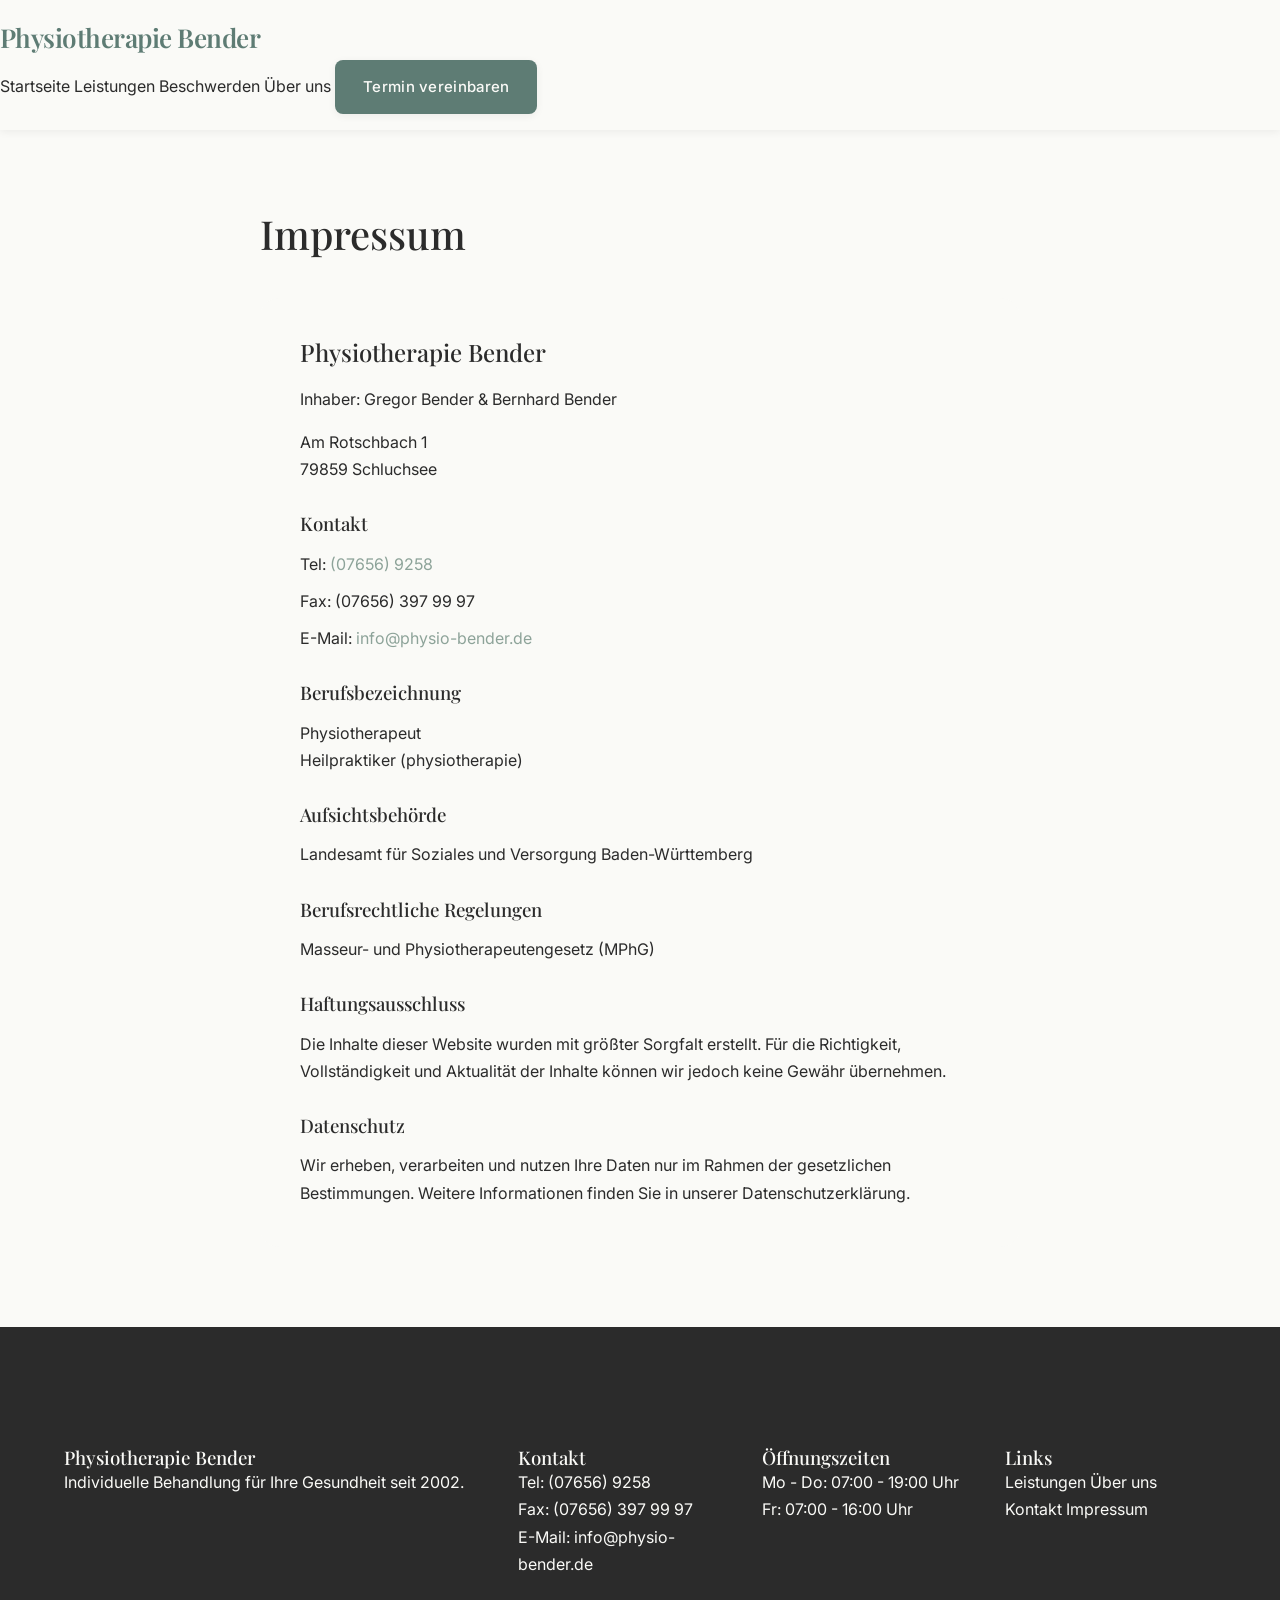
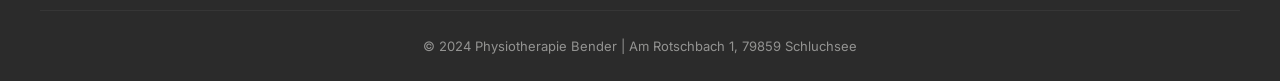
<file: impressum.html>
<!DOCTYPE html>
<html lang="de">
<head>
  <meta charset="UTF-8">
  <meta name="viewport" content="width=device-width, initial-scale=1.0">
  <title>Impressum - Physiotherapie Bender</title>
  <link rel="stylesheet" href="style.css">
  <link href="https://fonts.googleapis.com/css2?family=Inter:wght@300;400;500;600;700&family=Playfair+Display:wght@400;500;600;700&display=swap" rel="stylesheet">
  <style>
    :root { --font-heading: 'Playfair Display', serif; --font-body: 'Inter', sans-serif; }
    body { font-family: var(--font-body); }
    h1, h2, h3, h4, h5, h6 { font-family: var(--font-heading); }
  </style>
</head>
<body>

  <header class="header">
    <div class="header-inner">
      <a href="index.html" class="logo">Physiotherapie <span>Bender</span></a>
      <nav class="nav">
        <a href="index.html">Startseite</a>
        <a href="leistungen.html">Leistungen</a>
        <a href="beschwerden.html">Beschwerden</a>
        <a href="praxis.html">Über uns</a>
        <a href="kontakt.html" class="btn">Termin vereinbaren</a>
      </nav>
    </div>
  </header>

  <section style="padding: 80px 20px; max-width: 800px; margin: 0 auto;">
    <h1 style="font-size: 2.5rem; color: var(--anthrazit); margin-bottom: 40px; font-family: var(--font-heading);">Impressum</h1>
    
    <div style="background: var(--white-warm); padding: 40px; border-radius: 20px;">
      <h2 style="color: var(--anthrazit); margin-bottom: 20px;">Physiotherapie Bender</h2>
      <p style="color: var(--text-muted); margin-bottom: 15px;">Inhaber: Gregor Bender & Bernhard Bender</p>
      <p style="color: var(--text-muted); margin-bottom: 15px;">Am Rotschbach 1<br>79859 Schluchsee</p>
      
      <h3 style="color: var(--anthrazit); margin-top: 30px; margin-bottom: 15px;">Kontakt</h3>
      <p style="color: var(--text-muted); margin-bottom: 10px;">Tel: <a href="tel:076569258" style="color: var(--salbeigruen);">(07656) 9258</a></p>
      <p style="color: var(--text-muted); margin-bottom: 10px;">Fax: (07656) 397 99 97</p>
      <p style="color: var(--text-muted); margin-bottom: 10px;">E-Mail: <a href="mailto:info@physio-bender.de" style="color: var(--salbeigruen);">info@physio-bender.de</a></p>
      
      <h3 style="color: var(--anthrazit); margin-top: 30px; margin-bottom: 15px;">Berufsbezeichnung</h3>
      <p style="color: var(--text-muted);">Physiotherapeut</p>
      <p style="color: var(--text-muted);">Heilpraktiker (physiotherapie)</p>
      
      <h3 style="color: var(--anthrazit); margin-top: 30px; margin-bottom: 15px;">Aufsichtsbehörde</h3>
      <p style="color: var(--text-muted);">Landesamt für Soziales und Versorgung Baden-Württemberg</p>
      
      <h3 style="color: var(--anthrazit); margin-top: 30px; margin-bottom: 15px;">Berufsrechtliche Regelungen</h3>
      <p style="color: var(--text-muted);">Masseur- und Physiotherapeutengesetz (MPhG)</p>
      
      <h3 style="color: var(--anthrazit); margin-top: 30px; margin-bottom: 15px;">Haftungsausschluss</h3>
      <p style="color: var(--text-muted);">Die Inhalte dieser Website wurden mit größter Sorgfalt erstellt. Für die Richtigkeit, Vollständigkeit und Aktualität der Inhalte können wir jedoch keine Gewähr übernehmen.</p>
      
      <h3 style="color: var(--anthrazit); margin-top: 30px; margin-bottom: 15px;">Datenschutz</h3>
      <p style="color: var(--text-muted);">Wir erheben, verarbeiten und nutzen Ihre Daten nur im Rahmen der gesetzlichen Bestimmungen. Weitere Informationen finden Sie in unserer Datenschutzerklärung.</p>
    </div>
  </section>

  <footer class="footer">
    <div class="footer-grid container">
      <div>
        <h3>Physiotherapie Bender</h3>
        <p>Individuelle Behandlung für Ihre Gesundheit seit 2002.</p>
      </div>
      <div>
        <h3>Kontakt</h3>
        <p>Tel: (07656) 9258</p>
        <p>Fax: (07656) 397 99 97</p>
        <p>E-Mail: info@physio-bender.de</p>
      </div>
      <div>
        <h3>Öffnungszeiten</h3>
        <p>Mo - Do: 07:00 - 19:00 Uhr</p>
        <p>Fr: 07:00 - 16:00 Uhr</p>
      </div>
      <div>
        <h3>Links</h3>
        <a href="leistungen.html">Leistungen</a>
        <a href="praxis.html">Über uns</a>
        <a href="kontakt.html">Kontakt</a>
        <a href="impressum.html">Impressum</a>
      </div>
    </div>
    <div class="footer-bottom container">
      <p>© 2024 Physiotherapie Bender | Am Rotschbach 1, 79859 Schluchsee</p>
    </div>
  </footer>

</body>
</html>
</file>
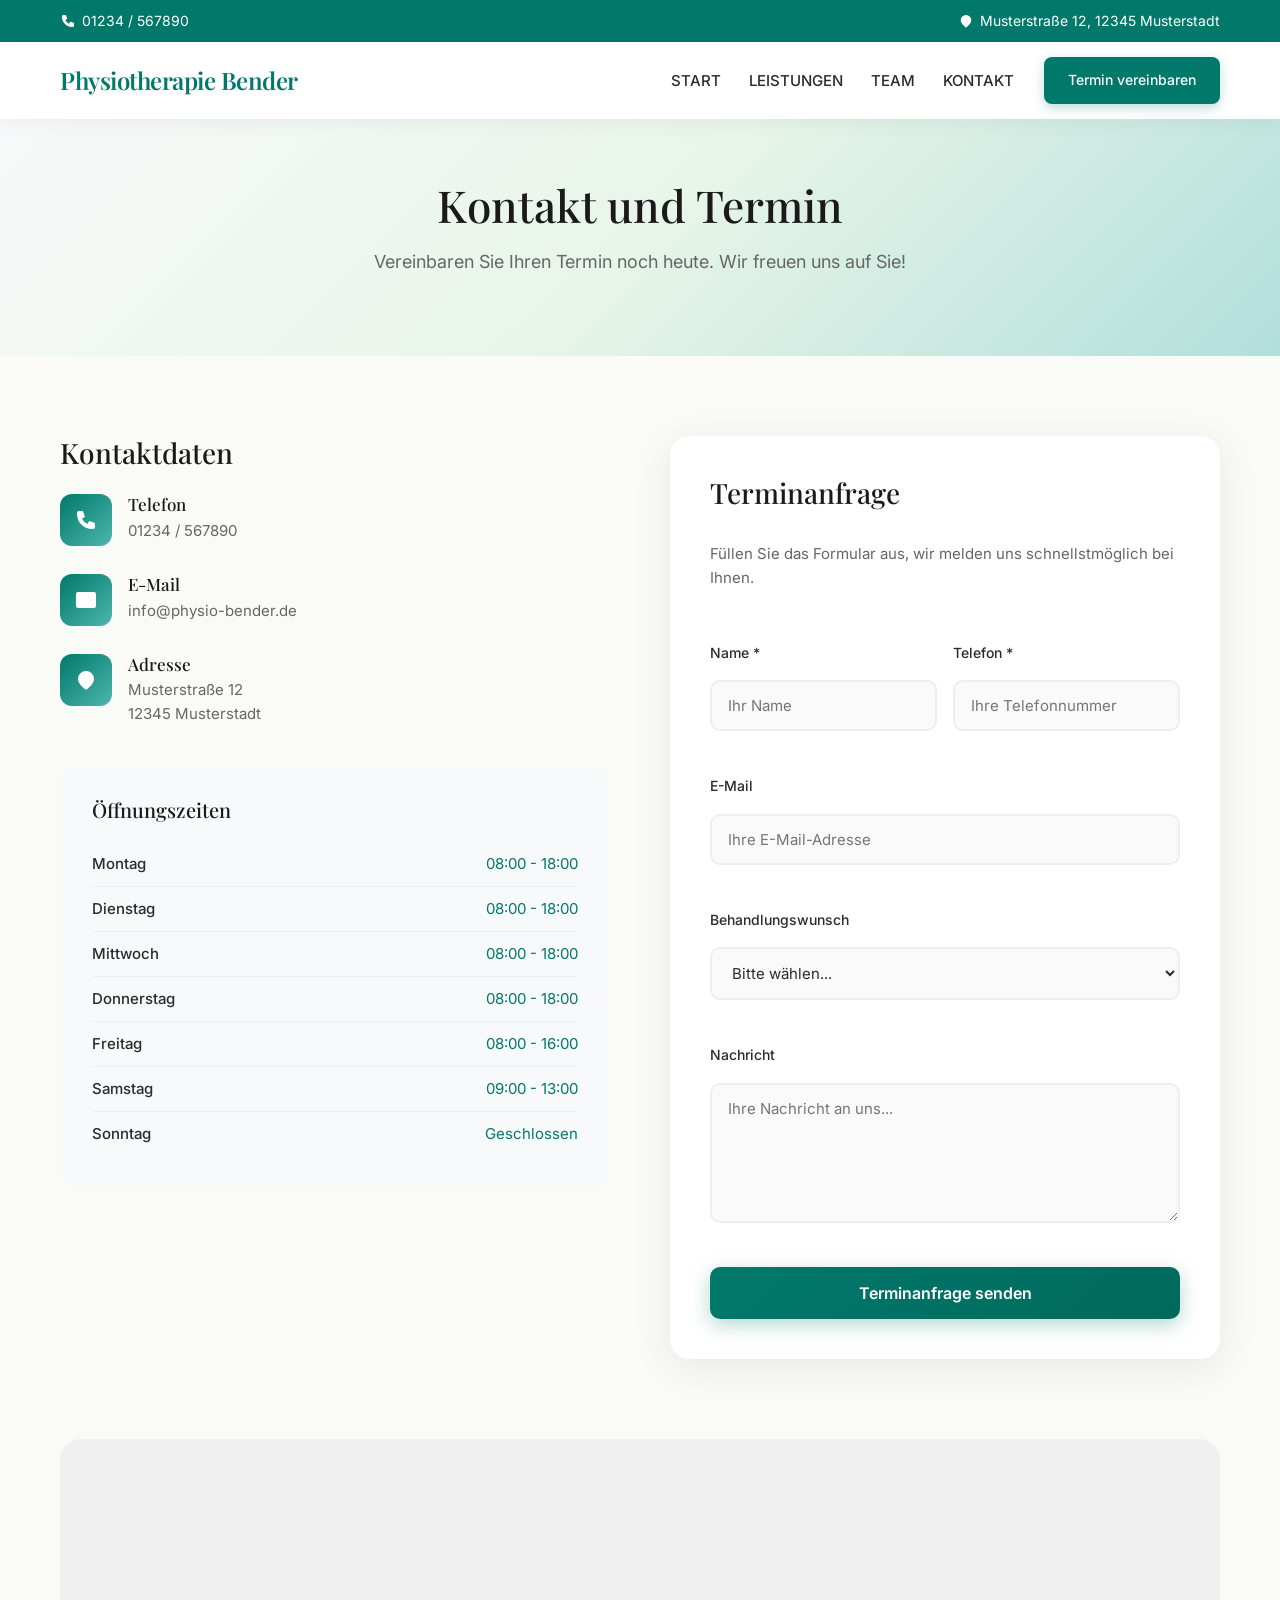
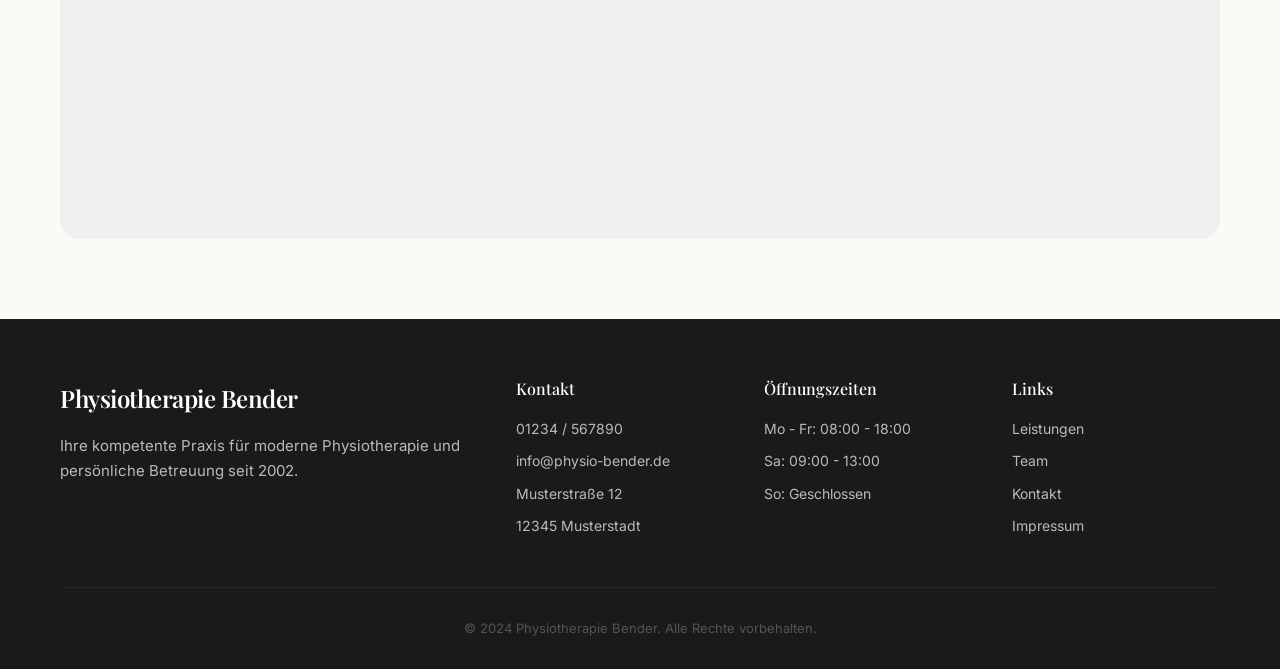
<file: kontakt.html>
<!DOCTYPE html>
<html lang="de">
<head>
  <meta charset="UTF-8">
  <meta name="viewport" content="width=device-width, initial-scale=1.0">
  <title>Kontakt & Termin - Physiotherapie Bender</title>
  <link rel="stylesheet" href="style.css">
  <link href="https://fonts.googleapis.com/css2?family=Inter:wght@300;400;500;600;700&family=Playfair+Display:wght@400;500;600;700&display=swap" rel="stylesheet">
  <style>
    :root {
      --primary: #00796B;
      --primary-dark: #00695C;
      --primary-light: #4DB6AC;
      --font-heading: 'Playfair Display', serif;
      --font-body: 'Inter', sans-serif;
    }
    
    * {
      margin: 0;
      padding: 0;
      box-sizing: border-box;
    }
    
    body {
      font-family: var(--font-body);
      color: #2B2B2B;
      line-height: 1.6;
    }
    
    .container {
      max-width: 1200px;
      margin: 0 auto;
      padding: 0 20px;
    }
    
    .top-bar {
      background-color: #00796B;
      color: white;
      padding: 10px 0;
      font-size: 0.875rem;
    }
    
    .top-bar .container {
      display: flex;
      justify-content: space-between;
      align-items: center;
      flex-wrap: wrap;
      gap: 10px;
    }
    
    .top-bar a {
      color: white;
      text-decoration: none;
      display: flex;
      align-items: center;
      gap: 6px;
    }
    
    .header {
      background: white;
      padding: 15px 0;
      position: sticky;
      top: 0;
      z-index: 100;
      box-shadow: 0 2px 20px rgba(0,0,0,0.06);
    }
    
    .header .container {
      display: flex;
      justify-content: space-between;
      align-items: center;
    }
    
    .logo {
      font-family: var(--font-heading);
      font-size: 1.5rem;
      font-weight: 600;
      color: #00796B;
      text-decoration: none;
    }
    
    .main-nav {
      display: flex;
      align-items: center;
      gap: 30px;
    }
    
    .nav-links {
      display: flex;
      gap: 28px;
    }
    
    .nav-links a {
      font-size: 0.9375rem;
      font-weight: 500;
      color: #2B2B2B;
      text-decoration: none;
      position: relative;
      transition: color 0.3s ease;
    }
    
    .nav-links a::after {
      content: '';
      position: absolute;
      bottom: -4px;
      left: 0;
      width: 0;
      height: 2px;
      background: #00796B;
      transition: width 0.3s ease;
    }
    
    .nav-links a:hover {
      color: #00796B;
    }
    
    .nav-links a:hover::after {
      width: 100%;
    }
    
    .btn-cta {
      background: #00796B;
      color: white;
      padding: 12px 24px;
      border-radius: 8px;
      font-weight: 500;
      font-size: 0.875rem;
      text-decoration: none;
      transition: all 0.3s ease;
      box-shadow: 0 4px 12px rgba(0,121,107,0.25);
    }
    
    .btn-cta:hover {
      background: #00695C;
      transform: translateY(-2px);
      box-shadow: 0 6px 20px rgba(0,121,107,0.35);
    }
    
    .page-header {
      background: linear-gradient(135deg, #f8f9fa 0%, #e8f5e9 50%, #b2dfdb 100%);
      padding: 60px 0 80px;
      text-align: center;
    }
    
    .page-header h1 {
      font-family: var(--font-heading);
      font-size: 2.75rem;
      color: #1a1a1a;
      margin-bottom: 16px;
    }
    
    .page-header p {
      font-size: 1.125rem;
      color: #666;
      max-width: 600px;
      margin: 0 auto;
    }
    
    .contact-section {
      padding: 80px 0;
    }
    
    .contact-grid {
      display: grid;
      grid-template-columns: 1fr 1fr;
      gap: 60px;
    }
    
    .contact-info h2 {
      font-family: var(--font-heading);
      font-size: 1.75rem;
      color: #1a1a1a;
      margin-bottom: 24px;
    }
    
    .contact-item {
      display: flex;
      gap: 16px;
      margin-bottom: 28px;
    }
    
    .contact-icon {
      width: 52px;
      height: 52px;
      background: linear-gradient(135deg, #00796B 0%, #4DB6AC 100%);
      border-radius: 12px;
      display: flex;
      align-items: center;
      justify-content: center;
      color: white;
      font-size: 1.25rem;
      flex-shrink: 0;
    }
    
    .contact-item h3 {
      font-family: var(--font-heading);
      font-size: 1.0625rem;
      color: #1a1a1a;
      margin-bottom: 4px;
    }
    
    .contact-item p, .contact-item a {
      font-size: 0.9375rem;
      color: #666;
      text-decoration: none;
      transition: color 0.3s ease;
    }
    
    .contact-item a:hover {
      color: #00796B;
    }
    
    .opening-hours {
      margin-top: 40px;
      padding: 32px;
      background: #f8f9fa;
      border-radius: 16px;
    }
    
    .opening-hours h3 {
      font-family: var(--font-heading);
      font-size: 1.25rem;
      color: #1a1a1a;
      margin-bottom: 20px;
    }
    
    .hours-list {
      list-style: none;
    }
    
    .hours-list li {
      display: flex;
      justify-content: space-between;
      padding: 10px 0;
      border-bottom: 1px solid #eee;
      font-size: 0.9375rem;
    }
    
    .hours-list li:last-child {
      border-bottom: none;
    }
    
    .hours-list .day {
      color: #2B2B2B;
      font-weight: 500;
    }
    
    .hours-list .time {
      color: #00796B;
    }
    
    .contact-form-wrapper {
      background: white;
      border-radius: 20px;
      padding: 40px;
      box-shadow: 0 8px 40px rgba(0,0,0,0.08);
    }
    
    .contact-form h2 {
      font-family: var(--font-heading);
      font-size: 1.75rem;
      color: #1a1a1a;
      margin-bottom: 8px;
    }
    
    .contact-form > p {
      font-size: 0.9375rem;
      color: #666;
      margin-bottom: 28px;
    }
    
    .form-group {
      margin-bottom: 20px;
    }
    
    .form-group label {
      display: block;
      font-size: 0.875rem;
      font-weight: 500;
      color: #2B2B2B;
      margin-bottom: 8px;
    }
    
    .form-group input,
    .form-group textarea,
    .form-group select {
      width: 100%;
      padding: 14px 16px;
      border: 2px solid #eee;
      border-radius: 10px;
      font-family: var(--font-body);
      font-size: 0.9375rem;
      color: #2B2B2B;
      transition: all 0.3s ease;
      background: #fafafa;
    }
    
    .form-group input:focus,
    .form-group textarea:focus,
    .form-group select:focus {
      outline: none;
      border-color: #00796B;
      background: white;
      box-shadow: 0 0 0 4px rgba(0,121,107,0.1);
    }
    
    .form-group textarea {
      min-height: 140px;
      resize: vertical;
    }
    
    .form-row {
      display: grid;
      grid-template-columns: 1fr 1fr;
      gap: 16px;
    }
    
    .btn-submit {
      width: 100%;
      padding: 16px 32px;
      background: linear-gradient(135deg, #00796B 0%, #00695C 100%);
      color: white;
      border: none;
      border-radius: 10px;
      font-family: var(--font-body);
      font-size: 1rem;
      font-weight: 600;
      cursor: pointer;
      transition: all 0.3s ease;
      box-shadow: 0 6px 20px rgba(0,121,107,0.3);
    }
    
    .btn-submit:hover {
      transform: translateY(-2px);
      box-shadow: 0 10px 30px rgba(0,121,107,0.4);
    }
    
    .map-section {
      padding: 0 0 80px;
    }
    
    .map-container {
      border-radius: 20px;
      overflow: hidden;
      height: 400px;
      background: #f0f0f0;
      display: flex;
      align-items: center;
      justify-content: center;
      color: #999;
      font-size: 1rem;
    }
    
    .footer {
      background: #1a1a1a;
      color: white;
      padding: 60px 0 30px;
    }
    
    .footer-grid {
      display: grid;
      grid-template-columns: 2fr 1fr 1fr 1fr;
      gap: 40px;
      margin-bottom: 40px;
    }
    
    .footer-brand .logo {
      color: white;
      display: block;
      margin-bottom: 16px;
    }
    
    .footer-brand p {
      font-size: 0.9375rem;
      color: rgba(255,255,255,0.7);
      line-height: 1.7;
    }
    
    .footer h4 {
      font-family: var(--font-heading);
      font-size: 1rem;
      margin-bottom: 20px;
      color: white;
    }
    
    .footer ul li {
      margin-bottom: 10px;
      font-size: 0.875rem;
      color: rgba(255,255,255,0.7);
    }
    
    .footer a {
      color: rgba(255,255,255,0.7);
      text-decoration: none;
      transition: color 0.3s ease;
    }
    
    .footer a:hover {
      color: #4DB6AC;
    }
    
    .footer-bottom {
      text-align: center;
      padding-top: 30px;
      border-top: 1px solid rgba(255,255,255,0.1);
      font-size: 0.8125rem;
      color: rgba(255,255,255,0.5);
    }
    
    @media (max-width: 768px) {
      .nav-links { display: none; }
      .top-bar .container { flex-direction: column; text-align: center; }
      .page-header h1 { font-size: 2rem; }
      .contact-grid { grid-template-columns: 1fr; gap: 40px; }
      .form-row { grid-template-columns: 1fr; }
      .footer-grid { grid-template-columns: 1fr; }
    }
  </style>
</head>
<body>
  <!-- Top Bar -->
  <div class="top-bar">
    <div class="container">
      <div class="top-bar-left">
        <a href="tel:01234567890">
          <svg width="16" height="16" fill="currentColor" viewBox="0 0 24 24"><path d="M3 5a2 2 0 012-2h3.28a1 1 0 01.948.684l1.498 4.493a1 1 0 01-.502 1.21l-2.257 1.13a11.042 11.042 0 005.516 5.516l1.13-2.257a1 1 0 011.21-.502l4.493 1.498a1 1 0 01.684.949V19a2 2 0 01-2 2h-1C9.716 21 3 14.284 3 6V5z"/></svg>
          01234 / 567890
        </a>
      </div>
      <div class="top-bar-right">
        <a href="index.html">
          <svg width="16" height="16" fill="currentColor" viewBox="0 0 24 24"><path d="M17.657 16.657L13.414 20.9a1.998 1.998 0 01-2.827 0l-4.244-4.243a8 8 0 1111.314 0z"/><path d="M15 11a3 3 0 11-6 0 3 3 0 016 0z"/></svg>
          Musterstraße 12, 12345 Musterstadt
        </a>
      </div>
    </div>
  </div>

  <!-- Header -->
  <header class="header">
    <div class="container">
      <a href="index.html" class="logo">Physiotherapie Bender</a>
      <nav class="main-nav">
        <div class="nav-links">
          <a href="index.html">START</a>
          <a href="leistungen.html">LEISTUNGEN</a>
          <a href="index.html#team">TEAM</a>
          <a href="kontakt.html">KONTAKT</a>
        </div>
        <a href="kontakt.html" class="btn-cta">Termin vereinbaren</a>
      </nav>
    </div>
  </header>

  <!-- Page Header -->
  <section class="page-header">
    <div class="container">
      <h1>Kontakt und Termin</h1>
      <p>Vereinbaren Sie Ihren Termin noch heute. Wir freuen uns auf Sie!</p>
    </div>
  </section>

  <!-- Contact Section -->
  <section class="contact-section">
    <div class="container">
      <div class="contact-grid">
        <!-- Contact Info -->
        <div class="contact-info">
          <h2>Kontaktdaten</h2>
          
          <div class="contact-item">
            <div class="contact-icon">
              <svg width="24" height="24" fill="currentColor" viewBox="0 0 24 24"><path d="M3 5a2 2 0 012-2h3.28a1 1 0 01.948.684l1.498 4.493a1 1 0 01-.502 1.21l-2.257 1.13a11.042 11.042 0 005.516 5.516l1.13-2.257a1 1 0 011.21-.502l4.493 1.498a1 1 0 01.684.949V19a2 2 0 01-2 2h-1C9.716 21 3 14.284 3 6V5z"/></svg>
            </div>
            <div>
              <h3>Telefon</h3>
              <a href="tel:01234567890">01234 / 567890</a>
            </div>
          </div>
          
          <div class="contact-item">
            <div class="contact-icon">
              <svg width="24" height="24" fill="currentColor" viewBox="0 0 24 24"><path d="M4 4h16c1.1 0 2 .9 2 2v12c0 1.1-.9 2-2 2H4c-1.1 0-2-.9-2-2V6c0-1.1.9-2 2-2z"/><polyline points="22,6 12,13 2,6"/></svg>
            </div>
            <div>
              <h3>E-Mail</h3>
              <a href="mailto:info@physio-bender.de">info@physio-bender.de</a>
            </div>
          </div>
          
          <div class="contact-item">
            <div class="contact-icon">
              <svg width="24" height="24" fill="currentColor" viewBox="0 0 24 24"><path d="M17.657 16.657L13.414 20.9a1.998 1.998 0 01-2.827 0l-4.244-4.243a8 8 0 1111.314 0z"/><path d="M15 11a3 3 0 11-6 0 3 3 0 016 0z"/></svg>
            </div>
            <div>
              <h3>Adresse</h3>
              <p>Musterstraße 12<br>12345 Musterstadt</p>
            </div>
          </div>
          
          <div class="opening-hours">
            <h3>Öffnungszeiten</h3>
            <ul class="hours-list">
              <li><span class="day">Montag</span><span class="time">08:00 - 18:00</span></li>
              <li><span class="day">Dienstag</span><span class="time">08:00 - 18:00</span></li>
              <li><span class="day">Mittwoch</span><span class="time">08:00 - 18:00</span></li>
              <li><span class="day">Donnerstag</span><span class="time">08:00 - 18:00</span></li>
              <li><span class="day">Freitag</span><span class="time">08:00 - 16:00</span></li>
              <li><span class="day">Samstag</span><span class="time">09:00 - 13:00</span></li>
              <li><span class="day">Sonntag</span><span class="time">Geschlossen</span></li>
            </ul>
          </div>
        </div>
        
        <!-- Contact Form -->
        <div class="contact-form-wrapper">
          <form class="contact-form" action="#" method="POST">
            <h2>Terminanfrage</h2>
            <p>Füllen Sie das Formular aus, wir melden uns schnellstmöglich bei Ihnen.</p>
            
            <div class="form-row">
              <div class="form-group">
                <label for="name">Name *</label>
                <input type="text" id="name" name="name" required placeholder="Ihr Name">
              </div>
              <div class="form-group">
                <label for="phone">Telefon *</label>
                <input type="tel" id="phone" name="phone" required placeholder="Ihre Telefonnummer">
              </div>
            </div>
            
            <div class="form-group">
              <label for="email">E-Mail</label>
              <input type="email" id="email" name="email" placeholder="Ihre E-Mail-Adresse">
            </div>
            
            <div class="form-group">
              <label for="subject">Behandlungswunsch</label>
              <select id="subject" name="subject">
                <option value="">Bitte wählen...</option>
                <option value="manual">Manuelle Therapie</option>
                <option value="krankengymnastik">Krankengymnastik</option>
                <option value="massage">Massage</option>
                <option value="sport">Sportphysiotherapie</option>
                <option value="termin">Allgemeine Terminfrage</option>
                <option value="sonstiges">Sonstiges</option>
              </select>
            </div>
            
            <div class="form-group">
              <label for="message">Nachricht</label>
              <textarea id="message" name="message" placeholder="Ihre Nachricht an uns..."></textarea>
            </div>
            
            <button type="submit" class="btn-submit">Terminanfrage senden</button>
          </form>
        </div>
      </div>
    </div>
  </section>

  <!-- Map Section -->
  <section class="map-section">
    <div class="container">
      <div class="map-container">
        <iframe src="https://www.google.com/maps/embed?pb=!1m18!1m12!1m3!1d2427.726102469463!2d13.4023!3d52.52!2m3!1f0!2f0!3f0!3m2!1i1024!2i768!4f13.1!3m3!1m2!1s0x0%3A0x0!2zNDLCsDMxJzA4LjYiTiAxM8KwMjQnMTEuNCJX!5e0!3m2!1sde!2sde!4v1234567890" width="100%" height="100%" style="border:0;" allowfullscreen="" loading="lazy"></iframe>
      </div>
    </div>
  </section>

  <!-- Footer -->
  <footer class="footer">
    <div class="container">
      <div class="footer-grid">
        <div class="footer-brand">
          <a href="index.html" class="logo">Physiotherapie Bender</a>
          <p>Ihre kompetente Praxis für moderne Physiotherapie und persönliche Betreuung seit 2002.</p>
        </div>
        <div>
          <h4>Kontakt</h4>
          <ul>
            <li>01234 / 567890</li>
            <li>info@physio-bender.de</li>
            <li>Musterstraße 12</li>
            <li>12345 Musterstadt</li>
          </ul>
        </div>
        <div>
          <h4>Öffnungszeiten</h4>
          <ul>
            <li>Mo - Fr: 08:00 - 18:00</li>
            <li>Sa: 09:00 - 13:00</li>
            <li>So: Geschlossen</li>
          </ul>
        </div>
        <div>
          <h4>Links</h4>
          <ul>
            <li><a href="leistungen.html">Leistungen</a></li>
            <li><a href="index.html#team">Team</a></li>
            <li><a href="kontakt.html">Kontakt</a></li>
            <li><a href="impressum.html">Impressum</a></li>
          </ul>
        </div>
      </div>
      <div class="footer-bottom">
        <p>© 2024 Physiotherapie Bender. Alle Rechte vorbehalten.</p>
      </div>
    </div>
  </footer>
</body>
</html>
</file>
<file: style.css>
@import url('https://fonts.googleapis.com/css2?family=Inter:wght@300;400;500;600;700&family=Playfair+Display:wght@400;500;600;700&display=swap');

:root {
  --white-warm: #FAFAF7;
  --beige: #EDE6DD;
  --anthrazit: #2B2B2B;
  --blaugruen: #5E7C74;
  --salbeigruen: #8DA399;
  
  --font-heading: 'Playfair Display', serif;
  --font-body: 'Inter', sans-serif;
  
  --spacing-xs: 0.5rem;
  --spacing-sm: 1rem;
  --spacing-md: 1.5rem;
  --spacing-lg: 2rem;
  --spacing-xl: 80px;
  --spacing-2xl: 120px;
  
  --radius-sm: 8px;
  --radius-md: 16px;
  --radius-lg: 24px;
  
  --transition: 0.3s ease;
  --shadow-sm: 0 2px 8px rgba(0,0,0,0.06);
  --shadow-md: 0 4px 20px rgba(0,0,0,0.08);
  --shadow-lg: 0 8px 40px rgba(0,0,0,0.12);
}

*, *::before, *::after {
  box-sizing: border-box;
  margin: 0;
  padding: 0;
  transition: all 0.3s ease;
}

html {
  scroll-behavior: smooth;
}

body {
  font-family: var(--font-body);
  background-color: var(--white-warm);
  color: var(--anthrazit);
  line-height: 1.7;
  font-weight: 400;
}

h1, h2, h3, h4, h5, h6 {
  font-family: var(--font-heading);
  font-weight: 500;
  line-height: 1.2;
}

a {
  color: inherit;
  text-decoration: none;
  position: relative;
}

a:not(.btn)::after {
  content: '';
  position: absolute;
  bottom: -2px;
  left: 0;
  width: 0;
  height: 1px;
  background-color: var(--blaugruen);
  transition: width 0.3s ease;
}

a:not(.btn):hover::after {
  width: 100%;
}

ul {
  list-style: none;
}

img {
  max-width: 100%;
  display: block;
}

.container {
  width: 100%;
  padding: 0 var(--spacing-sm);
  margin: 0 auto;
}

@media (min-width: 768px) {
  .container {
    max-width: 1200px;
    padding: 0 var(--spacing-md);
  }
}

.btn {
  display: inline-block;
  padding: 14px 28px;
  background-color: var(--blaugruen);
  color: var(--white-warm);
  border: none;
  border-radius: var(--radius-sm);
  cursor: pointer;
  font-family: var(--font-body);
  font-weight: 500;
  font-size: 0.9375rem;
  letter-spacing: 0.02em;
  box-shadow: var(--shadow-sm);
}

.btn:hover {
  background-color: var(--anthrazit);
  transform: translateY(-2px);
  box-shadow: var(--shadow-md);
}

.section-title {
  font-size: 2rem;
  text-align: center;
  margin-bottom: var(--spacing-lg);
  position: relative;
}

.section-title::after {
  content: '';
  display: block;
  width: 60px;
  height: 2px;
  background-color: var(--blaugruen);
  margin: 16px auto 0;
}

@media (min-width: 768px) {
  .section-title {
    font-size: 2.75rem;
  }
}

/* Scroll Reveal Animation */
.reveal {
  opacity: 0;
  transform: translateY(30px);
  transition: opacity 0.8s ease, transform 0.8s ease;
}

.reveal.visible {
  opacity: 1;
  transform: translateY(0);
}

/* ==================== HEADER ==================== */
.header {
  background-color: var(--white-warm);
  padding: var(--spacing-sm) 0;
  position: sticky;
  top: 0;
  z-index: 100;
  box-shadow: var(--shadow-sm);
}

.header .container {
  display: flex;
  justify-content: space-between;
  align-items: center;
}

.logo {
  font-family: var(--font-heading);
  font-size: 1.625rem;
  font-weight: 600;
  color: var(--blaugruen);
  letter-spacing: -0.02em;
}

/* ==================== NAVIGATION ==================== */
.nav-toggle {
  display: block;
  width: 32px;
  height: 32px;
  background: none;
  border: none;
  cursor: pointer;
  position: relative;
}

.nav-toggle span,
.nav-toggle span::before,
.nav-toggle span::after {
  display: block;
  width: 100%;
  height: 2px;
  background-color: var(--anthrazit);
  position: absolute;
  left: 0;
}

.nav-toggle span {
  top: 50%;
  transform: translateY(-50%);
}

.nav-toggle span::before {
  content: '';
  top: -8px;
}

.nav-toggle span::after {
  content: '';
  top: 8px;
}

.nav-menu {
  position: fixed;
  top: 0;
  right: -100%;
  width: 70%;
  max-width: 300px;
  height: 100vh;
  background-color: var(--white-warm);
  padding: var(--spacing-2xl) var(--spacing-md);
  transition: right var(--transition);
  box-shadow: -4px 0 20px rgba(0,0,0,0.1);
}

.nav-menu.active {
  right: 0;
}

.nav-menu .close-btn {
  position: absolute;
  top: var(--spacing-sm);
  right: var(--spacing-sm);
  background: none;
  border: none;
  font-size: 1.5rem;
  cursor: pointer;
  color: var(--anthrazit);
}

.nav-list {
  display: flex;
  flex-direction: column;
  gap: var(--spacing-md);
}

.nav-link {
  display: block;
  padding: var(--spacing-xs) 0;
  font-weight: 500;
  font-size: 1rem;
  color: var(--anthrazit);
}

.nav-link:hover {
  color: var(--blaugruen);
}

.nav-overlay {
  position: fixed;
  top: 0;
  left: 0;
  width: 100%;
  height: 100%;
  background-color: rgba(0,0,0,0.5);
  opacity: 0;
  visibility: hidden;
  transition: opacity var(--transition), visibility var(--transition);
}

.nav-overlay.active {
  opacity: 1;
  visibility: visible;
}

@media (min-width: 768px) {
  .nav-toggle {
    display: none;
  }
  
  .nav-menu {
    position: static;
    width: auto;
    height: auto;
    padding: 0;
    box-shadow: none;
    background: none;
  }
  
  .nav-menu .close-btn {
    display: none;
  }
  
  .nav-list {
    flex-direction: row;
    gap: var(--spacing-lg);
  }
  
  .nav-overlay {
    display: none;
  }
  
  .nav-link {
    font-size: 0.9375rem;
  }
}

/* ==================== HERO ==================== */
.hero {
  padding: var(--spacing-2xl) 0;
  background: linear-gradient(135deg, var(--beige) 0%, rgba(141,163,153,0.3) 100%);
  text-align: center;
  position: relative;
  overflow: hidden;
}

.hero::before {
  content: '';
  position: absolute;
  top: -50%;
  right: -20%;
  width: 60%;
  height: 200%;
  background: radial-gradient(circle, rgba(255,255,255,0.3) 0%, transparent 70%);
  pointer-events: none;
}

.hero-content {
  max-width: 700px;
  margin: 0 auto;
  position: relative;
  z-index: 1;
}

.hero-title {
  font-size: 2.25rem;
  margin-bottom: var(--spacing-md);
  line-height: 1.15;
}

.hero-subtitle {
  font-size: 1.125rem;
  margin-bottom: var(--spacing-md);
  color: var(--anthrazit);
  opacity: 0.85;
  font-weight: 300;
}

.hero .btn {
  margin-top: var(--spacing-sm);
}

@media (min-width: 768px) {
  .hero {
    padding: 160px 0 180px;
  }
  
  .hero-title {
    font-size: 3.5rem;
    letter-spacing: -0.02em;
  }
  
  .hero-subtitle {
    font-size: 1.25rem;
    max-width: 500px;
    margin-left: auto;
    margin-right: auto;
  }
}

/* ==================== FEATURES GRID ==================== */
.features {
  padding: var(--spacing-2xl) 0;
}

.features-grid {
  display: grid;
  gap: var(--spacing-md);
}

@media (min-width: 480px) {
  .features-grid {
    grid-template-columns: repeat(2, 1fr);
  }
}

@media (min-width: 768px) {
  .features-grid {
    grid-template-columns: repeat(3, 1fr);
    gap: var(--spacing-lg);
  }
}

.feature-card {
  padding: 40px var(--spacing-md);
  background-color: var(--white-warm);
  border: 1px solid var(--beige);
  border-radius: var(--radius-lg);
  text-align: center;
  transition: transform var(--transition), box-shadow var(--transition);
}

.feature-card:hover {
  transform: translateY(-6px);
  box-shadow: var(--shadow-lg);
}

.feature-icon {
  width: 56px;
  height: 56px;
  margin: 0 auto var(--spacing-md);
  background: linear-gradient(135deg, var(--salbeigruen) 0%, var(--blaugruen) 100%);
  border-radius: var(--radius-md);
  display: flex;
  align-items: center;
  justify-content: center;
}

.feature-title {
  font-family: var(--font-heading);
  font-size: 1.25rem;
  margin-bottom: var(--spacing-xs);
}

.feature-text {
  font-size: 0.9375rem;
  opacity: 0.8;
  line-height: 1.6;
}

/* ==================== CARDS GRID ==================== */
.cards-section {
  padding: var(--spacing-2xl) 0;
  background-color: var(--beige);
}

.cards-grid {
  display: grid;
  gap: var(--spacing-md);
}

@media (min-width: 480px) {
  .cards-grid {
    grid-template-columns: repeat(2, 1fr);
  }
}

@media (min-width: 1024px) {
  .cards-grid {
    grid-template-columns: repeat(3, 1fr);
    gap: var(--spacing-lg);
  }
}

.card {
  background-color: var(--white-warm);
  border-radius: var(--radius-lg);
  overflow: hidden;
  transition: transform var(--transition), box-shadow var(--transition);
}

.card:hover {
  transform: translateY(-6px) scale(1.02);
  box-shadow: var(--shadow-lg);
}

.card-image {
  width: 100%;
  height: 220px;
  object-fit: cover;
  background-color: var(--salbeigruen);
  transition: transform var(--transition);
}

.card:hover .card-image {
  transform: scale(1.05);
}

.card-content {
  padding: 40px var(--spacing-md);
}

.card-title {
  font-family: var(--font-heading);
  font-size: 1.25rem;
  margin-bottom: var(--spacing-xs);
}

.card-text {
  font-size: 0.9375rem;
  opacity: 0.8;
  margin-bottom: var(--spacing-sm);
  line-height: 1.6;
}

/* ==================== TEAM SECTION ==================== */
.team {
  padding: var(--spacing-2xl) 0;
}

.team-grid {
  display: grid;
  gap: var(--spacing-md);
}

@media (min-width: 480px) {
  .team-grid {
    grid-template-columns: repeat(2, 1fr);
  }
}

@media (min-width: 768px) {
  .team-grid {
    grid-template-columns: repeat(4, 1fr);
    gap: var(--spacing-lg);
  }
}

.team-member {
  text-align: center;
  padding: var(--spacing-md);
}

.team-avatar {
  width: 140px;
  height: 140px;
  border-radius: 50%;
  background: linear-gradient(135deg, var(--salbeigruen) 0%, var(--blaugruen) 100%);
  margin: 0 auto var(--spacing-md);
  overflow: hidden;
  box-shadow: var(--shadow-md);
  transition: transform var(--transition), box-shadow var(--transition);
}

.team-member:hover .team-avatar {
  transform: translateY(-4px);
  box-shadow: var(--shadow-lg);
}

.team-name {
  font-family: var(--font-heading);
  font-size: 1.125rem;
  font-weight: 600;
  margin-bottom: var(--spacing-xs);
}

.team-role {
  font-size: 0.875rem;
  color: var(--blaugruen);
  font-weight: 500;
}

/* ==================== TESTIMONIALS ==================== */
.testimonials {
  padding: var(--spacing-2xl) 0;
  background: linear-gradient(135deg, var(--salbeigruen) 0%, var(--blaugruen) 100%);
}

.testimonials .section-title {
  color: var(--white-warm);
}

.testimonials .section-title::after {
  background-color: var(--white-warm);
}

.testimonials-grid {
  display: grid;
  gap: var(--spacing-md);
}

@media (min-width: 768px) {
  .testimonials-grid {
    grid-template-columns: repeat(2, 1fr);
  }
}

@media (min-width: 1024px) {
  .testimonials-grid {
    grid-template-columns: repeat(3, 1fr);
  }
}

.testimonial {
  background-color: var(--white-warm);
  padding: 40px var(--spacing-md);
  border-radius: var(--radius-lg);
  box-shadow: var(--shadow-md);
}

.testimonial-text {
  font-size: 1rem;
  font-style: italic;
  margin-bottom: var(--spacing-md);
  line-height: 1.7;
  color: var(--anthrazit);
}

.testimonial-author {
  font-family: var(--font-heading);
  font-weight: 600;
  font-size: 0.9375rem;
}

.testimonial-role {
  font-size: 0.8125rem;
  opacity: 0.7;
  margin-top: 4px;
}

/* ==================== FAQ ==================== */
.faq {
  padding: var(--spacing-2xl) 0;
}

.faq-list {
  max-width: 800px;
  margin: 0 auto;
}

.faq-item {
  border-bottom: 1px solid var(--beige);
}

.faq-question {
  width: 100%;
  padding: var(--spacing-md) 0;
  background: none;
  border: none;
  text-align: left;
  font-size: 1.0625rem;
  font-weight: 600;
  cursor: pointer;
  display: flex;
  justify-content: space-between;
  align-items: center;
  font-family: var(--font-body);
}

.faq-question::after {
  content: '+';
  font-size: 1.5rem;
  color: var(--blaugruen);
  transition: transform var(--transition);
}

.faq-item.active .faq-question::after {
  transform: rotate(45deg);
}

.faq-answer {
  max-height: 0;
  overflow: hidden;
  transition: max-height var(--transition);
}

.faq-item.active .faq-answer {
  max-height: 500px;
}

.faq-answer p {
  padding-bottom: var(--spacing-md);
  font-size: 1rem;
  opacity: 0.85;
  line-height: 1.7;
}

/* ==================== CONTACT FORM ==================== */
.contact {
  padding: var(--spacing-2xl) 0;
  background-color: var(--beige);
}

.contact-form {
  max-width: 600px;
  margin: 0 auto;
  display: grid;
  gap: var(--spacing-md);
}

.form-group {
  display: flex;
  flex-direction: column;
  gap: var(--spacing-xs);
}

.form-label {
  font-size: 0.9375rem;
  font-weight: 500;
}

.form-input,
.form-textarea {
  padding: 16px 20px;
  border: 1px solid var(--salbeigruen);
  border-radius: var(--radius-md);
  font-size: 1rem;
  font-family: var(--font-body);
  background-color: var(--white-warm);
  transition: border-color var(--transition), box-shadow var(--transition);
}

.form-input:focus,
.form-textarea:focus {
  outline: none;
  border-color: var(--blaugruen);
  box-shadow: 0 0 0 3px rgba(94,124,116,0.1);
}

.form-textarea {
  min-height: 150px;
  resize: vertical;
}

.contact-form .btn {
  justify-self: start;
  padding: 16px 32px;
}

/* ==================== FOOTER ==================== */
.footer {
  background-color: var(--anthrazit);
  color: var(--white-warm);
  padding: var(--spacing-2xl) 0 var(--spacing-md);
}

.footer-grid {
  display: grid;
  gap: var(--spacing-lg);
  margin-bottom: var(--spacing-lg);
}

@media (min-width: 768px) {
  .footer-grid {
    grid-template-columns: 2fr 1fr 1fr 1fr;
  }
}

.footer-brand .logo {
  color: var(--white-warm);
  margin-bottom: var(--spacing-sm);
  display: inline-block;
}

.footer-text {
  font-size: 0.9375rem;
  opacity: 0.7;
  line-height: 1.7;
}

.footer-title {
  font-family: var(--font-heading);
  font-size: 1.125rem;
  font-weight: 600;
  margin-bottom: var(--spacing-md);
}

.footer-links li {
  margin-bottom: var(--spacing-xs);
}

.footer-links a {
  font-size: 0.9375rem;
  opacity: 0.7;
  transition: opacity var(--transition);
}

.footer-links a:hover {
  opacity: 1;
  color: var(--salbeigruen);
}

.footer-bottom {
  padding-top: var(--spacing-md);
  border-top: 1px solid rgba(255,255,255,0.1);
  text-align: center;
  font-size: 0.8125rem;
  opacity: 0.5;
}
</file>
